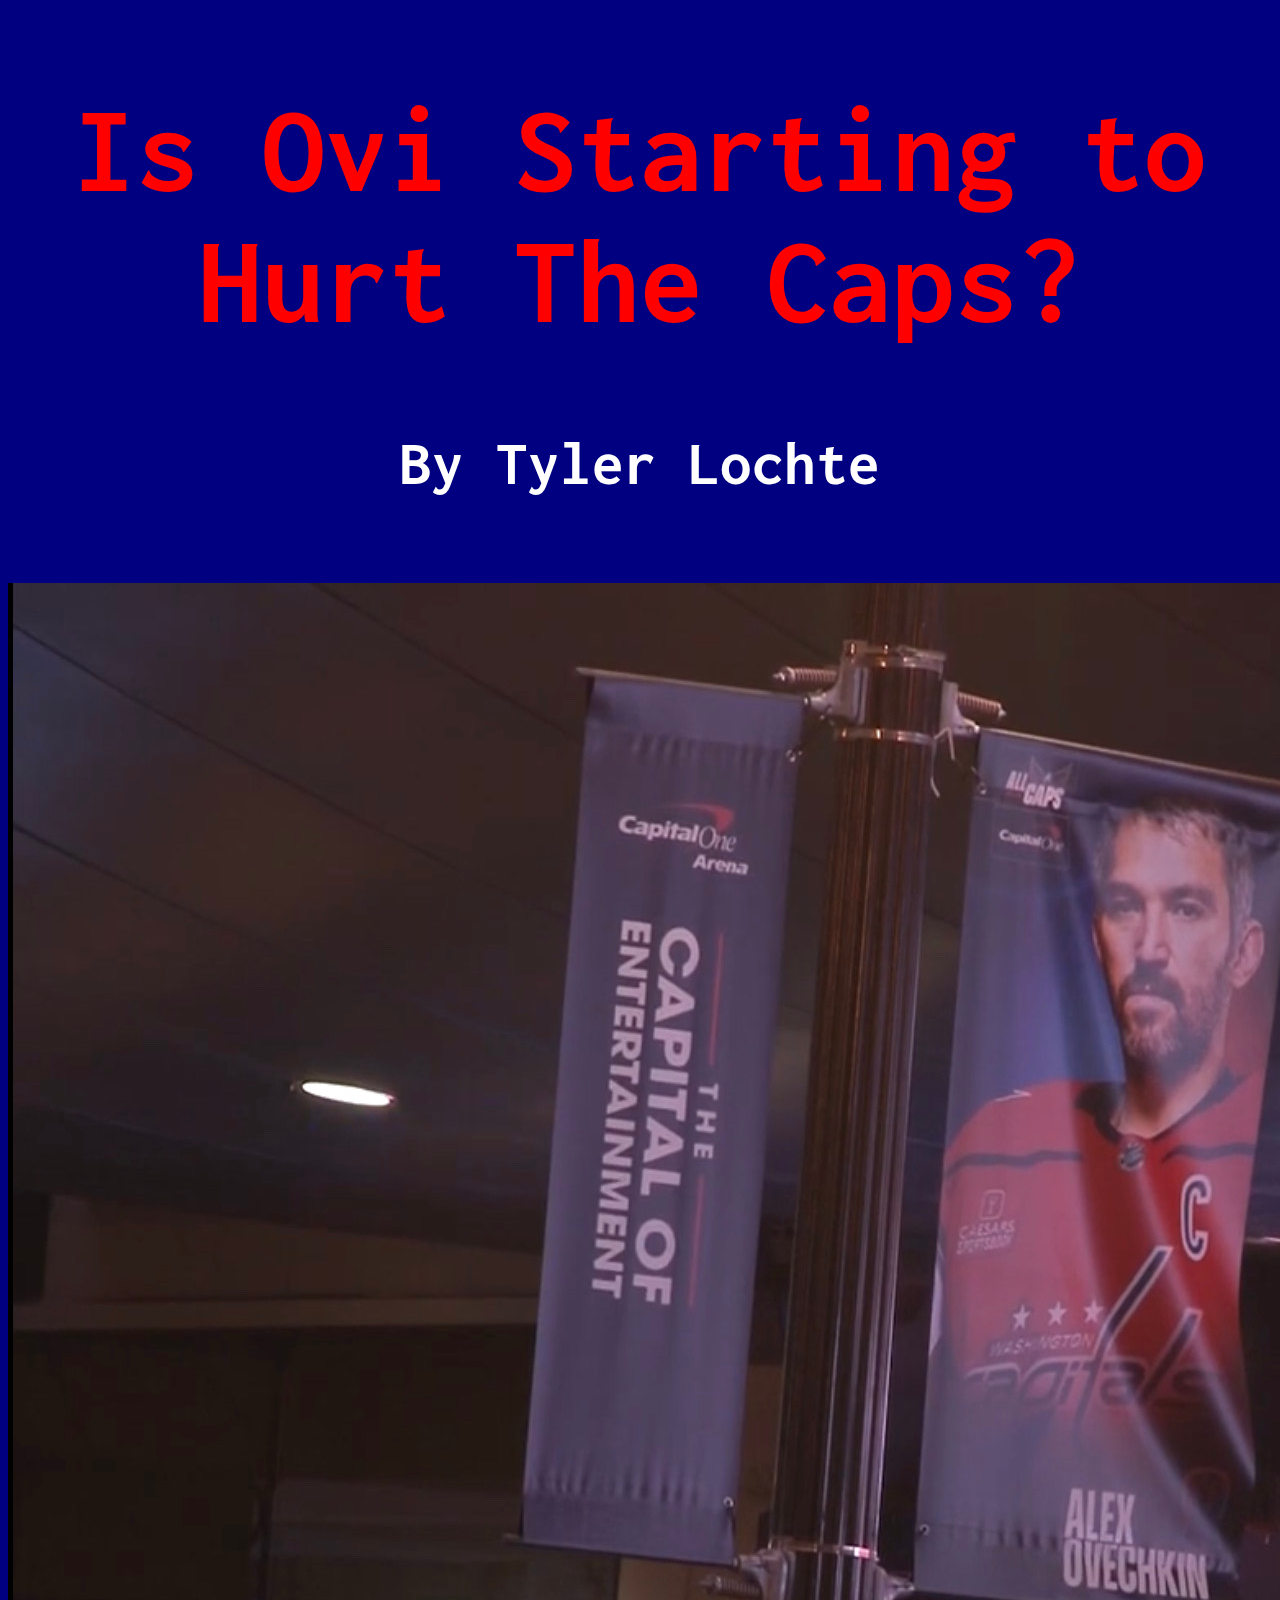
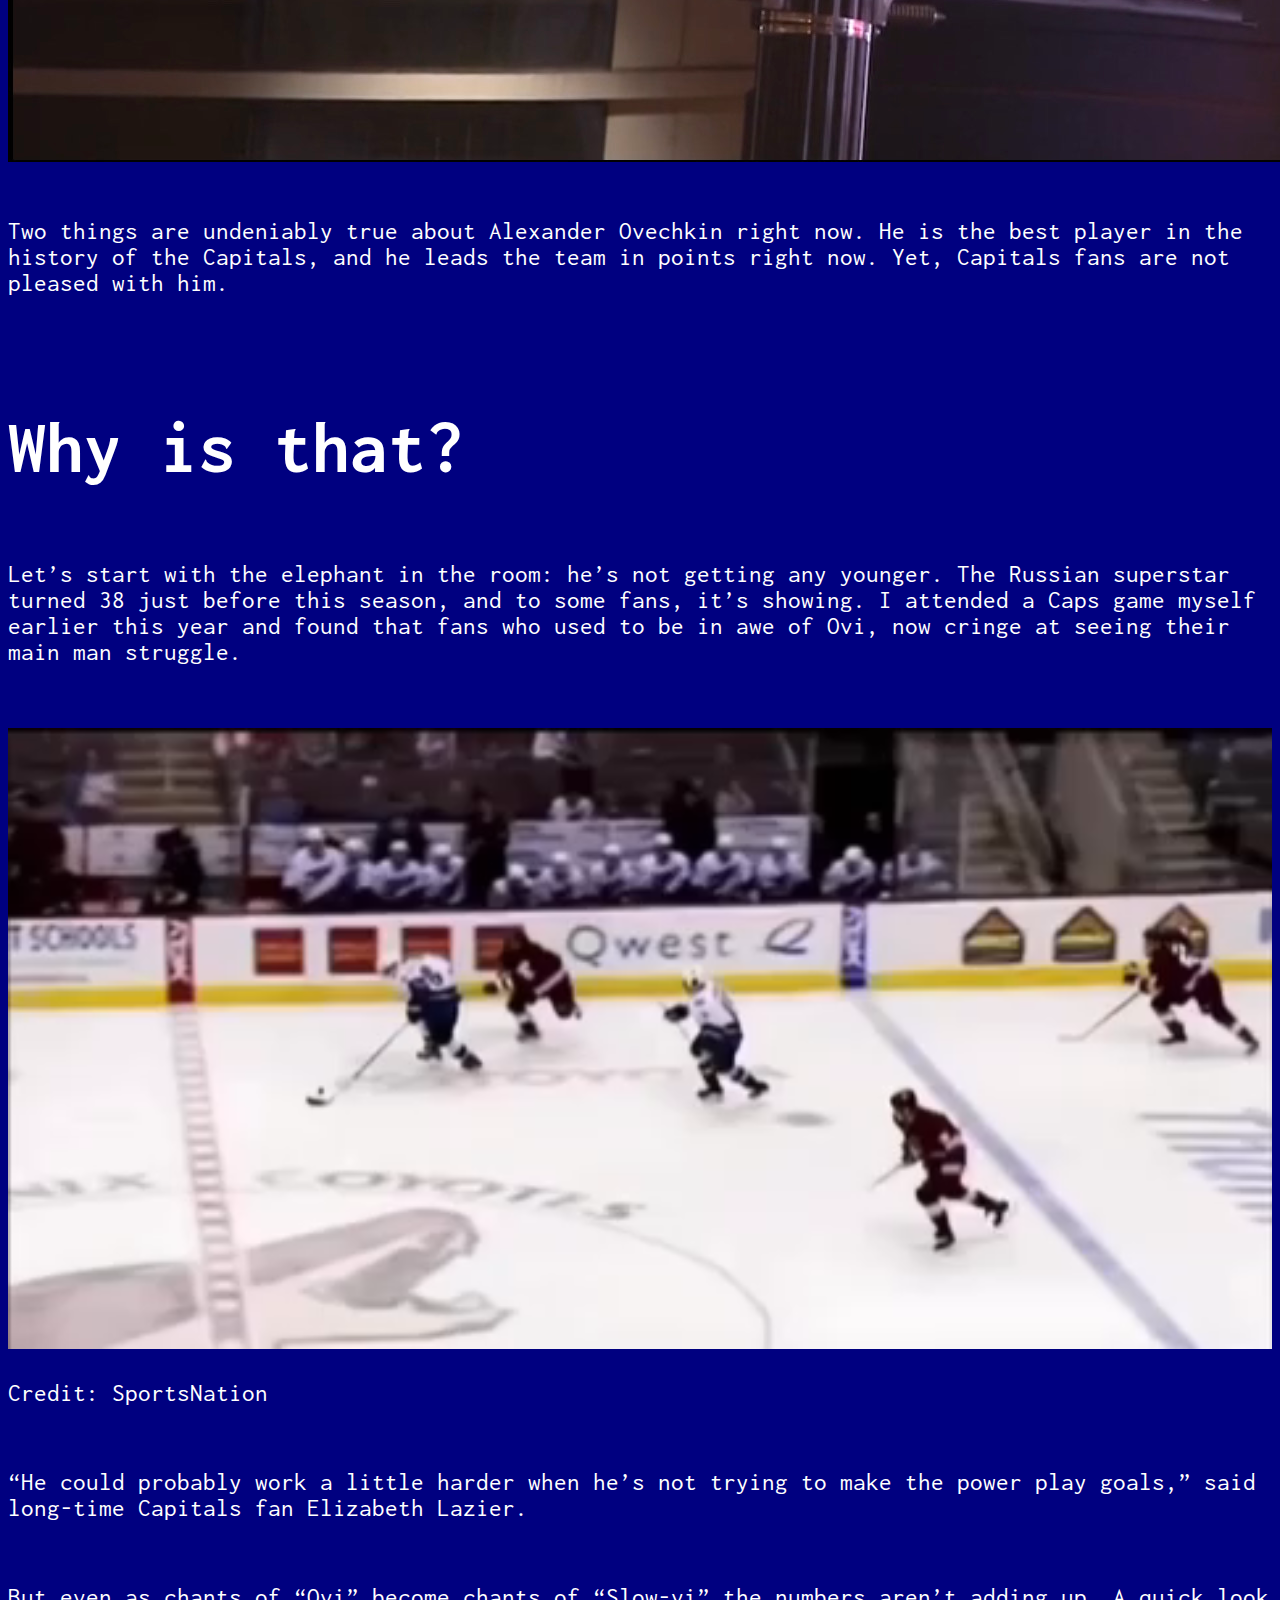
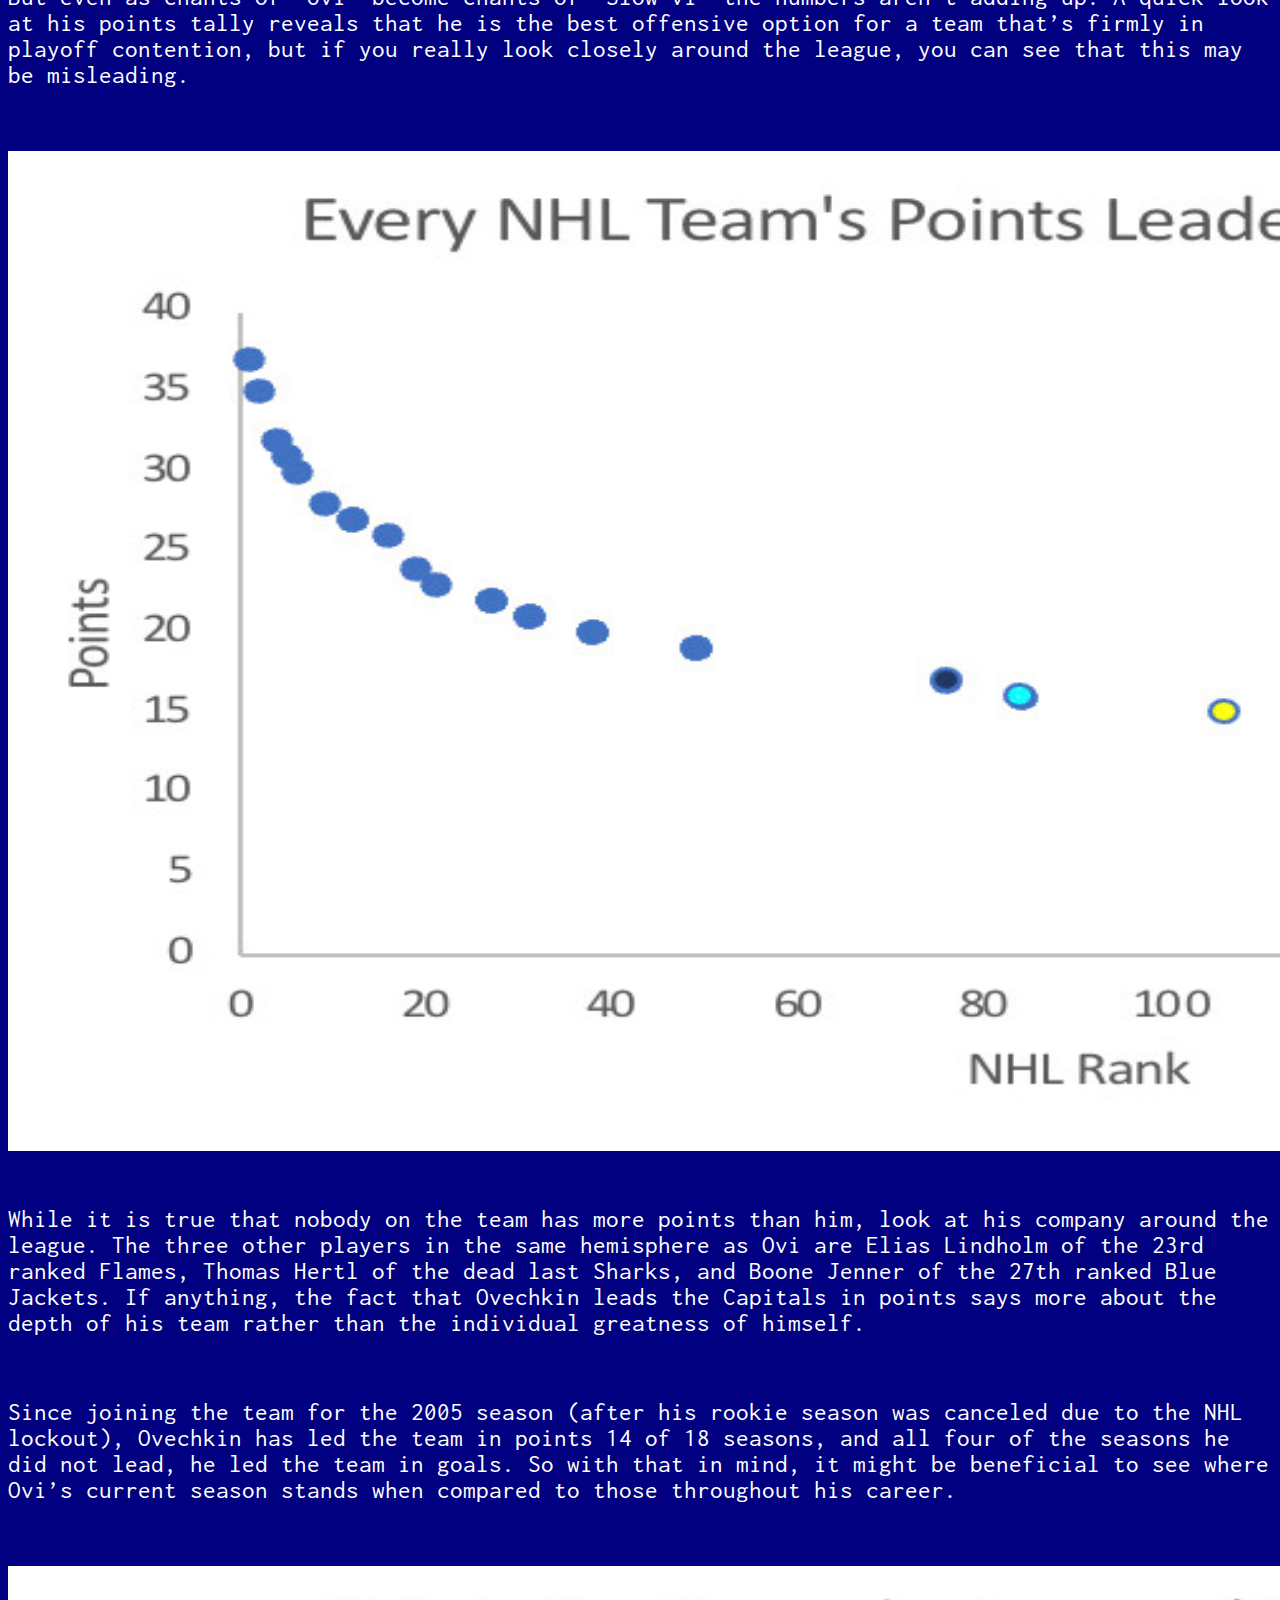
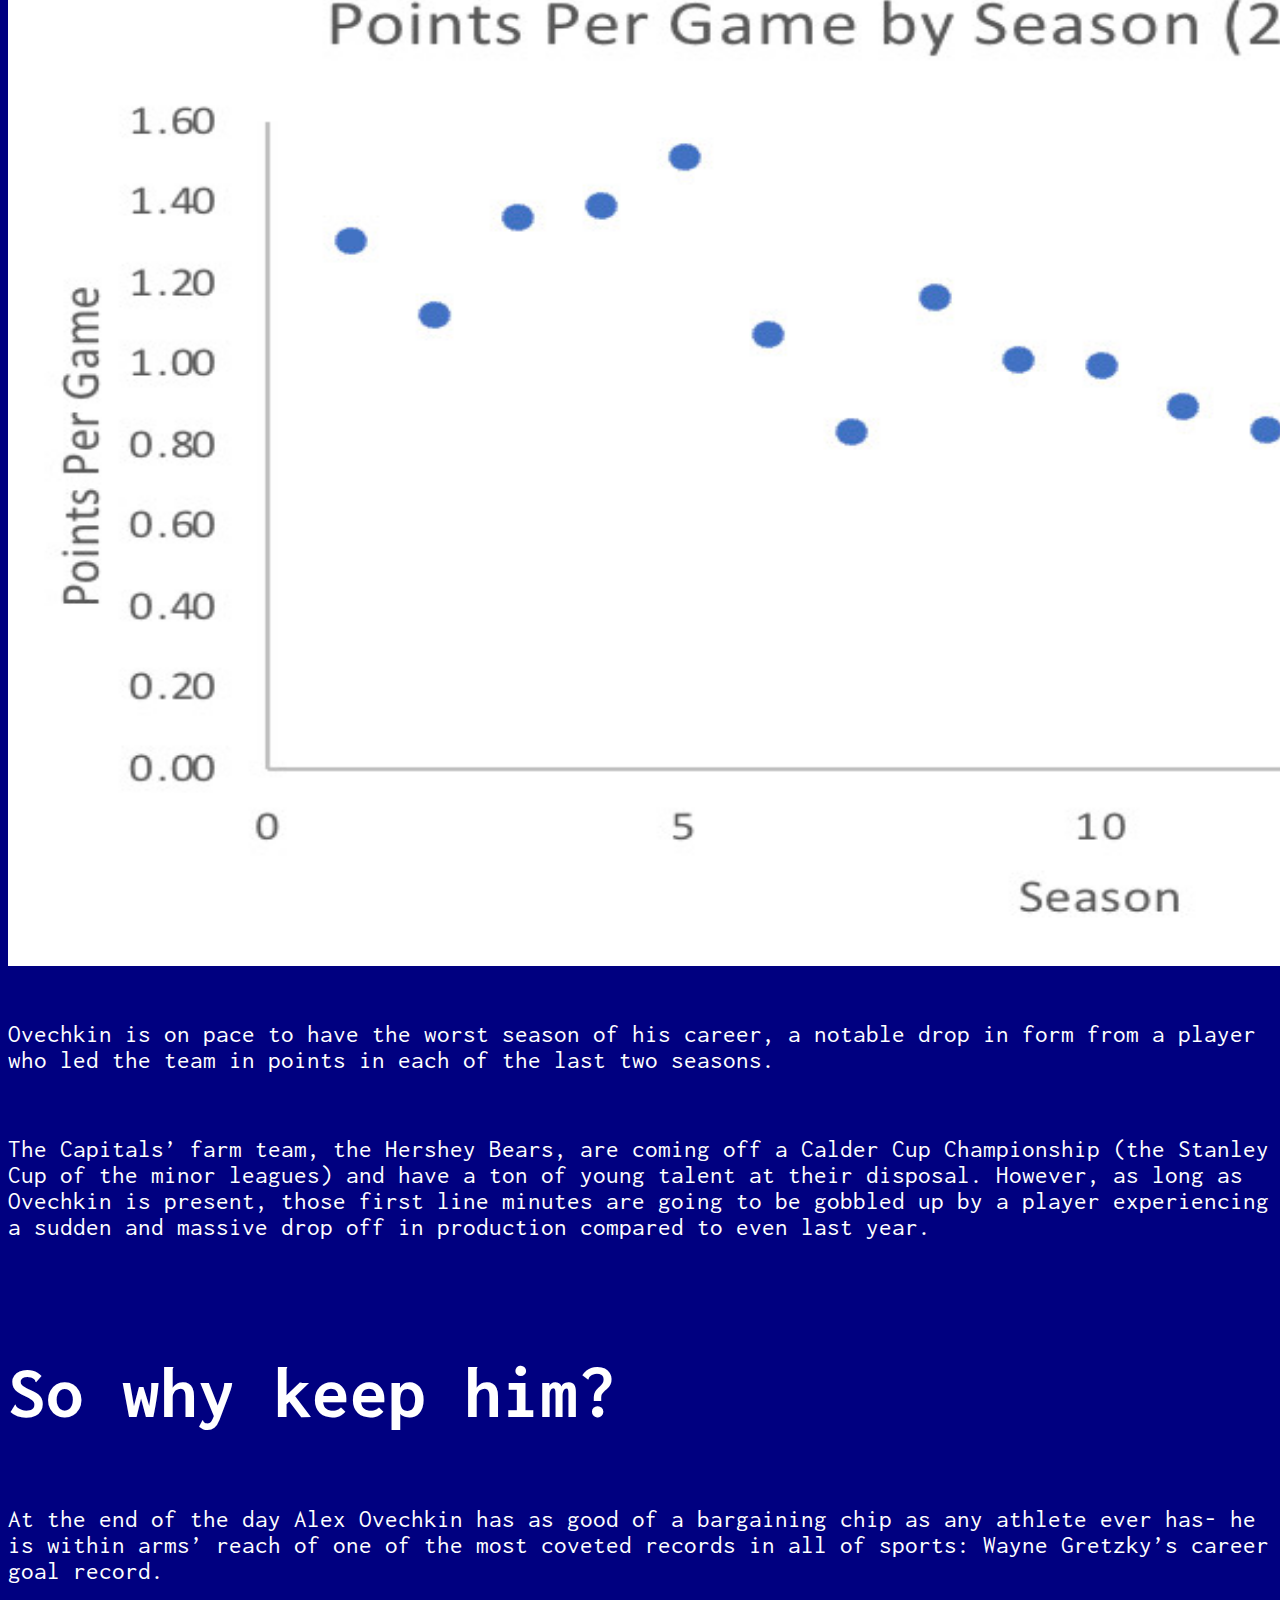
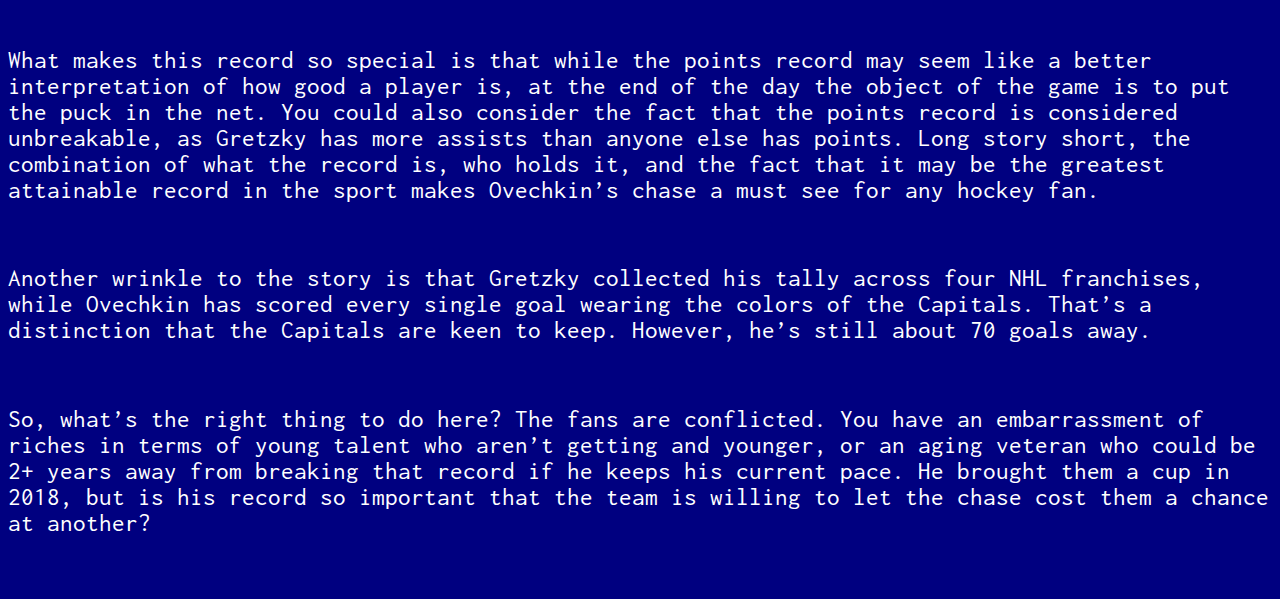
<file: final/index.html>
<!DOCTYPE html>
<html lang="en">

<head>
    <meta charset="UTF-8">
    <meta name="viewport" content="width=device-width, initial-scale=1.0">
    <meta http-equiv="X-UA-Compatible" content="ie=edge">
    <title>Is Ovi Starting to Hurt The Caps?</title>
    <meta name="description" content="">
    
    <link rel="preconnect" href="https://fonts.googleapis.com">
<link rel="preconnect" href="https://fonts.gstatic.com" crossorigin>

<link href="https://fonts.googleapis.com/css2?family=Inconsolata:wght@200;300;400;500;600;700;800;900&family=Roboto:ital,wght@0,100;0,300;0,400;0,500;0,700;0,900;1,100;1,300;1,400;1,500;1,700;1,900&display=swap" rel="stylesheet">
    <link href="https://cdn.jsdelivr.net/npm/bootstrap@5.3.2/dist/css/bootstrap.min.css" rel="stylesheet"
        integrity="sha384-T3c6CoIi6uLrA9TneNEoa7RxnatzjcDSCmG1MXxSR1GAsXEV/Dwwykc2MPK8M2HN" crossorigin="anonymous">
        <link rel="stylesheet" href="css/stylesheet.css">
</head>
<body>
    <header>
      <h1>Is Ovi Starting to Hurt The Caps?</h1>
      <h3>By Tyler Lochte</h3>
      
      <img src="media/IMG_7187.jpg" class="img-fluid">
  </header>

    <main>
      <div class="container">
      <p>Two things are undeniably true about Alexander Ovechkin right now. He is the best player in the history of the Capitals, and he leads the team in points right now. Yet, Capitals fans are not pleased with him.</p>

      <h2>Why is that?</h2>

      <p>Let’s start with the elephant in the room: he’s not getting any younger. The Russian superstar turned 38 just before this season, and to some fans, it’s showing. I attended a Caps game myself earlier this year and found that fans who used to be in awe of Ovi, now cringe at seeing their main man struggle.</p>

      <video src="media/My Movie 73.mov" autoplay loop class="img-fluid"></video>
      <div class="row justify-content-center"></div>
      <p>Credit: SportsNation</p>

      <p>“He could probably work a little harder when he’s not trying to make the power play goals,” said long-time Capitals fan Elizabeth Lazier.</p>

      <p>But even as chants of “Ovi” become chants of “Slow-vi” the numbers aren’t adding up. A quick look at his points tally reveals that he is the best offensive option for a team that’s firmly in playoff contention, but if you really look closely around the league, you can see that this may be misleading.</p>
      
      <img src="media/IMG_6827.png" class="img-fluid">
      <div class="row justify-content-center"></div>

      <p>While it is true that nobody on the team has more points than him, look at his company around the league. The three other players in the same hemisphere as Ovi are Elias Lindholm of the 23rd ranked Flames, Thomas Hertl of the dead last Sharks, and Boone Jenner of the 27th ranked Blue Jackets. If anything, the fact that Ovechkin leads the Capitals in points says more about the depth of his team rather than the individual greatness of himself. </p>

      <p>Since joining the team for the 2005 season (after his rookie season was canceled due to the NHL lockout), Ovechkin has led the team in points 14 of 18 seasons, and all four of the seasons he did not lead, he led the team in goals. So with that in mind, it might be beneficial to see where Ovi’s current season stands when compared to those throughout his career.</p>

      <img src="media/IMG_7185.jpg" class="img-fluid">
      <div class="row justify-content-center"></div>

      <p>Ovechkin is on pace to have the worst season of his career, a notable drop in form from a player who led the team in points in each of the last two seasons. </p>

      <p>The Capitals’ farm team, the Hershey Bears, are coming off a Calder Cup Championship (the Stanley Cup of the minor leagues) and have a ton of young talent at their disposal. However, as long as Ovechkin is present, those first line minutes are going to be gobbled up by a player experiencing a sudden and massive drop off in production compared to even last year.</p>

      <h2>So why keep him?</h2>

      <p>At the end of the day Alex Ovechkin has as good of a bargaining chip as any athlete ever has- he is within arms’ reach of one of the most coveted records in all of sports: Wayne Gretzky’s career goal record. </p>

      <p>What makes this record so special is that while the points record may seem like a better interpretation of how good a player is, at the end of the day the object of the game is to put the puck in the net. You could also consider the fact that the points record is considered unbreakable, as Gretzky has more assists than anyone else has points. Long story short, the combination of what the record is, who holds it, and the fact that it may be the greatest attainable record in the sport makes Ovechkin’s chase a must see for any hockey fan. </p>

      <p>Another wrinkle to the story is that Gretzky collected his tally across four NHL franchises, while Ovechkin has scored every single goal wearing the colors of the Capitals. That’s a distinction that the Capitals are keen to keep. However, he’s still about 70 goals away.</p>

      <p>So, what’s the right thing to do here? The fans are conflicted. You have an embarrassment of riches in terms of young talent who aren’t getting and younger, or an aging veteran who could be 2+ years away from breaking that record if he keeps his current pace. He brought them a cup in 2018, but is his record so important that the team is willing to let the chase cost them a chance at another?</p>
    </main>
    </body>

</html>
</file>
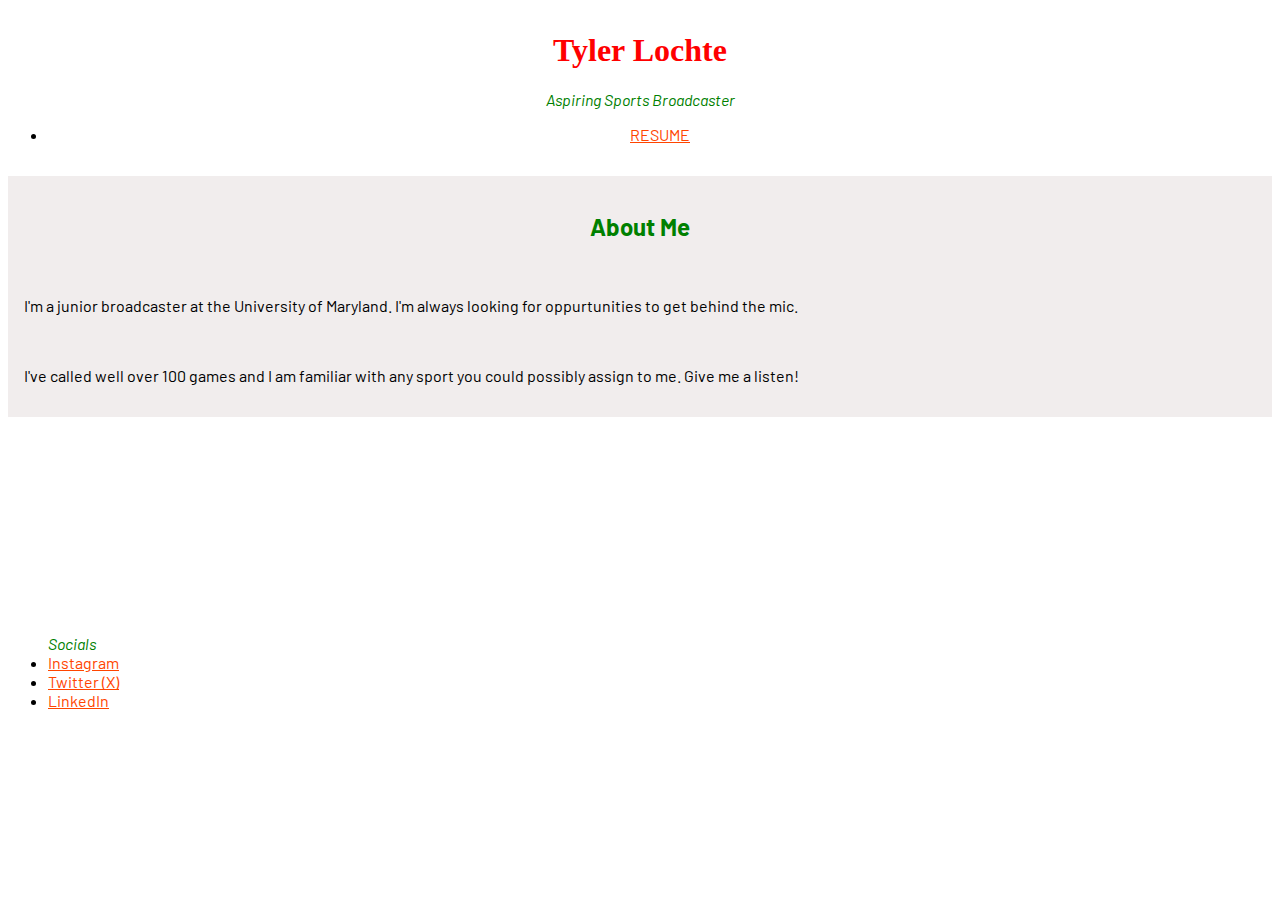
<file: portfolio/index.html>
<!DOCTYPE html>
<html lang="en">
<head>
    <meta charset="UTF-8">
    <meta name="viewport" content="width=device-width, initial-scale=1.0">
    <meta http-equiv="X-UA-Compatible" content="ie=edge">
    <title></title>
    <meta name="description" content="">
    <link rel="preconnect" href="https://fonts.googleapis.com">
    <link rel="preconnect" href="https://fonts.gstatic.com" crossorigin>
    <link href="https://fonts.googleapis.com/css2?family=Mooli&display=swap" rel="stylesheet">
    <link
        href="https://fonts.googleapis.com/css2?family=Barlow:ital,wght@0,100;0,200;0,300;0,400;0,500;0,600;0,700;0,800;1,100;1,200;1,300;1,400;1,500;1,600;1,700;1,800&display=swap"
        rel="stylesheet">
    <link href="https://cdn.jsdelivr.net/npm/bootstrap@5.3.2/dist/css/bootstrap.min.css" rel="stylesheet"
        integrity="sha384-T3c6CoIi6uLrA9TneNEoa7RxnatzjcDSCmG1MXxSR1GAsXEV/Dwwykc2MPK8M2HN" crossorigin="anonymous">
    <link rel="stylesheet" href="styles.css">
</head>
<body>
    <header>
        <h1>Tyler Lochte</h1>
        <i>Aspiring Sports Broadcaster</i>
        <ul class="nav justify-content-center">
            <li class="nav-item">
                <a class="nav-link active" aria-current="page" href="http://127.0.0.1:5501/resume.html">RESUME</a>
            </li>
        
        </ul>
    </header>
    <main>
        <section class="about">
            <div class=" row justify-content-center">
                
                <h2>About me</h2>
                <div class="col-md-3">
                    
                </div>
                <div class="col-md-8">
                        <br>
                    <p>I'm a junior broadcaster at the University of Maryland. I'm always looking for oppurtunities to get behind the mic.<p>
                        <br>
                    <p>I've called well over 100 games and I am familiar with any sport you could possibly assign to me. Give me a listen!</p>
                </div> 
            </div>
        </section class = "clips">
            <div class="row justify-content-center">
                        <iframe width="20%" height="150" src="https://www.youtube.com/embed/Uwassi6tggU"
                            title="YouTube video player" frameborder="0"
                            allow="accelerometer; autoplay; clipboard-write; encrypted-media; gyroscope; picture-in-picture; web-share"
                            allowfullscreen></iframe>

                        <iframe width="20%" height="150" src="https://youtube.com/embed/mhc3dHGaTIc"
                            title="YouTube video player" frameborder="0"
                            allow="accelerometer; autoplay; clipboard-write; encrypted-media; gyroscope; picture-in-picture; web-share"
                            allowfullscreen></iframe>

                        <iframe width="20%" height="150" src="https://www.youtube.com/embed/0FD5su-8qpY"
                            title="YouTube video player" frameborder="0"
                            allow="accelerometer; autoplay; clipboard-write; encrypted-media; gyroscope; picture-in-picture; web-share"
                            allowfullscreen></iframe> 
                
            </section>
         
            <section>
                <ul class="nav justify-content-center">
                    <i>Socials</i>
                    <li class="nav-item">
                        <a class="nav-link active" aria-current="page" href="https://www.instagram.com/tylerlochte">Instagram</a>
                    </li>
                    <li class="nav-item">
                        <a class="nav-link" href="https://twitter.com/tylerlochte">Twitter (X)</a>
                    </li>
                    <li class="nav-item">
                        <a class="nav-link" href="https://www.linkedin.com/in/tyler-lochte-60b824232/">LinkedIn</a>
                    </li>
                </ul>
            </section>
            
    </main>
    <script src="https://cdn.jsdelivr.net/npm/@popperjs/core@2.11.8/dist/umd/popper.min.js"
        integrity="sha384-I7E8VVD/ismYTF4hNIPjVp/Zjvgyol6VFvRkX/vR+Vc4jQkC+hVqc2pM8ODewa9r"
        crossorigin="anonymous"></script>
    <script src="https://cdn.jsdelivr.net/npm/bootstrap@5.3.2/dist/js/bootstrap.min.js"
        integrity="sha384-BBtl+eGJRgqQAUMxJ7pMwbEyER4l1g+O15P+16Ep7Q9Q+zqX6gSbd85u4mG4QzX+"
        crossorigin="anonymous"></script>
</body>
</html>
</file>
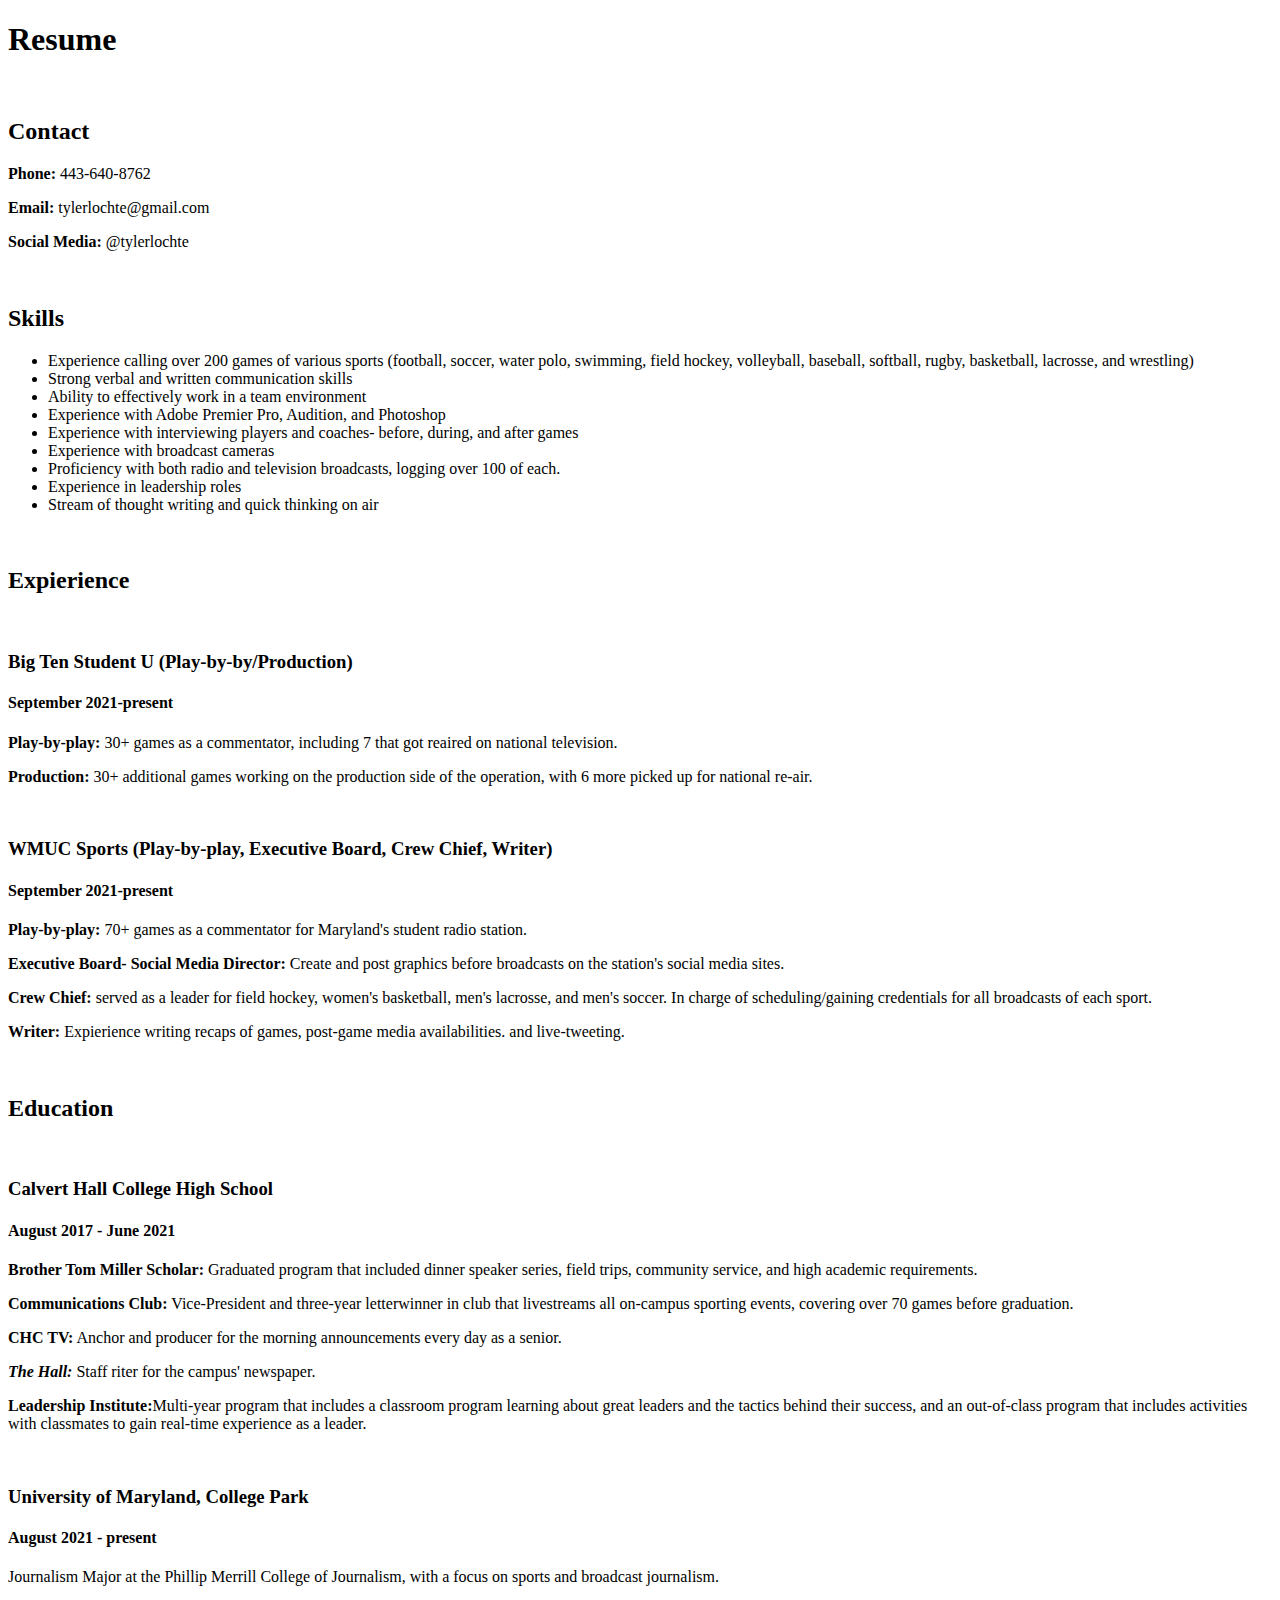
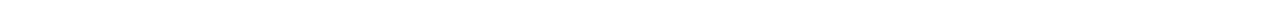
<file: portfolio/resume.html>
<!DOCTYPE html>
<html lang="en">
<head>
    <!--meta info-->
    <meta charset="UTF-8">
    <meta name="viewport" content="width=device-width, initial-scale=1.0">
    <meta http-equiv="X-UA-Compatible" content="ie=edge">
    <!--seo fields-->
    <title>Resume</title>
    <meta name="description" content="">
</head>
<body>
<h1>Resume</h1>

<br>

<h2>Contact</h2>
<p><b>Phone:</b> 443-640-8762</p>
<p><b>Email:</b> tylerlochte@gmail.com</p>
<p><b>Social Media:</b> @tylerlochte</p>

<br>

<h2>Skills</h2>
<ul>
    <li>Experience calling over 200 games of various sports (football, soccer, water polo, swimming, field hockey, volleyball, baseball, softball, rugby, basketball, lacrosse, and wrestling)</li>
    <li>Strong verbal and written communication skills</li>
    <li>Ability to effectively work in a team environment</li>
    <li>Experience with Adobe Premier Pro, Audition, and Photoshop</li>
    <li>Experience with interviewing players and coaches- before, during, and after games</li>
    <li>Experience with broadcast cameras </li>
    <li>Proficiency with both radio and television broadcasts, logging over 100 of each.</li>
    <li>Experience in leadership roles</li>
    <li>Stream of thought writing and quick thinking on air</li>
</ul>

<br>

<h2>Expierience</h2>
<br>
<h3>Big Ten Student U (Play-by-by/Production)</h3>
<h4>September 2021-present</h4>
<p><b>Play-by-play:</b> 30+ games as a commentator, including 7 that got reaired on national television.</p>
<p><b>Production:</b> 30+ additional games working on the production side of the operation, with 6 more picked up for national re-air.</p>
<br>
<h3>WMUC Sports (Play-by-play, Executive Board, Crew Chief, Writer)</h3>
<h4>September 2021-present</h4>
<p><b>Play-by-play:</b> 70+ games as a commentator for Maryland's student radio station.</p>
<p><b>Executive Board- Social Media Director:</b> Create and post graphics before broadcasts on the station's social media sites.</p>
<p><b>Crew Chief:</b> served as a leader for field hockey, women's basketball, men's lacrosse, and men's soccer. In charge of scheduling/gaining credentials for all broadcasts of each sport.</p>
<p><b>Writer:</b> Expierience writing recaps of games, post-game media availabilities. and live-tweeting.</p>

<br>

<h2>Education</h2>

<br>

<h3>Calvert Hall College High School</h3>
<h4>August 2017 - June 2021</h4>
<p><b>Brother Tom Miller Scholar:</b> Graduated program that included dinner speaker series, field trips, community service, and high academic requirements.</p>
<p><b>Communications Club:</b> Vice-President and three-year letterwinner in club that livestreams all on-campus sporting events, covering over 70 games before graduation.</p>
<p><b>CHC TV:</b> Anchor and producer for the morning announcements every day as a senior.</p>
<p><b><i>The Hall:</i></b> Staff riter for the campus' newspaper.</p>
<p><b>Leadership Institute:</b>Multi-year program that includes a classroom program learning about great leaders and the tactics behind their success, and an out-of-class program that includes activities with classmates to gain real-time experience as a leader.</p>

<br>

<h3>University of Maryland, College Park</h3>
<h4>August 2021 - present</h4>
<p>Journalism Major at the Phillip Merrill College of Journalism, with a focus on sports and broadcast journalism.</p>
</body>
</html>
</file>
<file: final/css/stylesheet.css>
body {
    font-family: "Inconsolata", sans-serif;
    font-size: 25px;
    background-color: navy;
    color: white
}

header {
    text-align: center; 
}

h1 {
    color: red; 
    font-size: 5em;
}

h2 {
    font-size: 3em;
    margin: 1em 0;
}

h3 {
    text-align: center; 
    font-size: 2.5em;
}

header img{
padding: 2% 0;
}

main p {
    padding: 0 0 3% 0;
}

main img{
    height: 1000px;
    width: 2000px;
    padding: 0 0 2% 0;
}

video {
 width: 100%;
}
</file>
<file: portfolio/styles.css>
body{font-size:16px; font-family: 'Barlow', sans-serif;}

h1 {font-family: 'Lobster'; color: red}

i{color:green}

h2,h3{color: green; text-transform: capitalize;}

h2,h3{text-align: center;}

h3{font-size: 1em;}

header, section{  margin: 2em 0;}

header, .top, .menu, .pizzas{text-align: center;}

.top img{padding: 0 0 4em 0;}

.menu img{margin: 2em 0;}

.about{background: rgb(241, 237, 237); padding: 1em;} 

img{margin:0 auto; display: block;}

.pizzas .col-md-3 {margin: 1em 0;} 

.nav-link{color:orangered;}

.nav-link:hover{color:greenyellow;}
</file>
